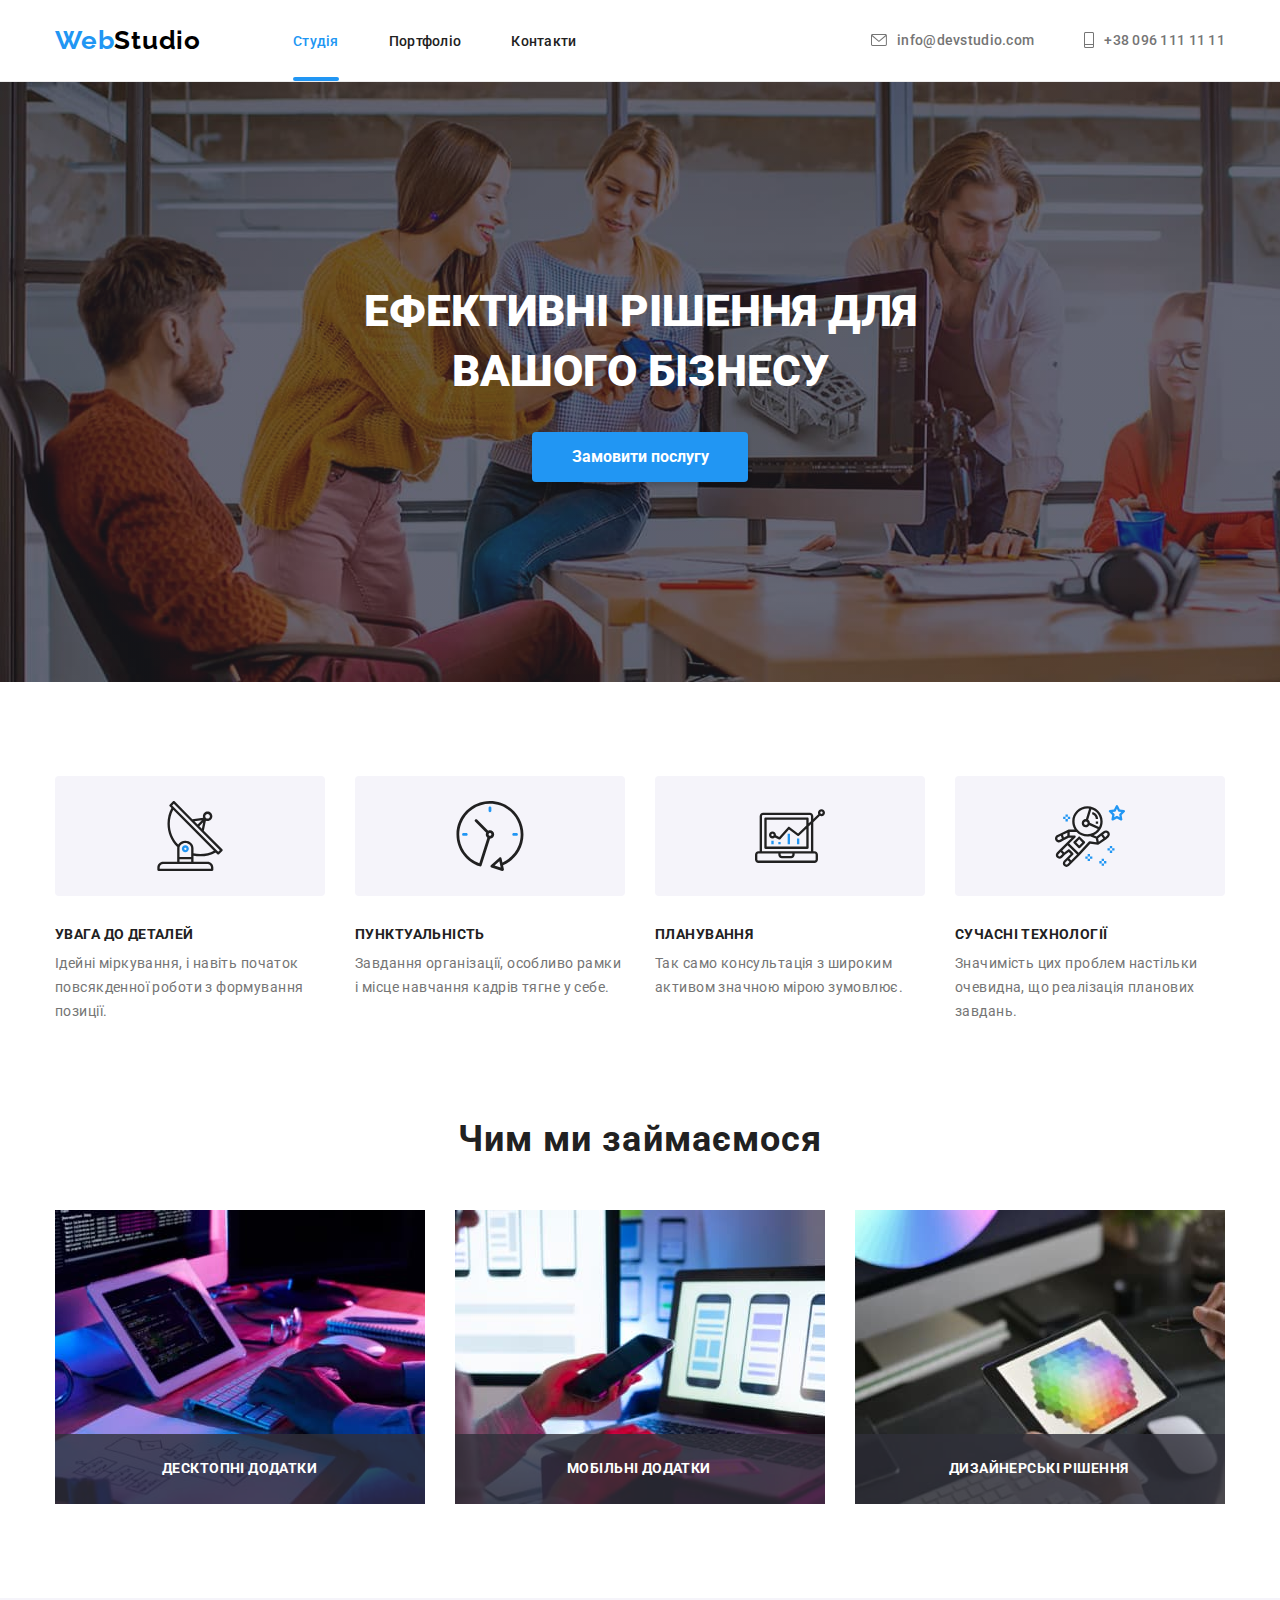
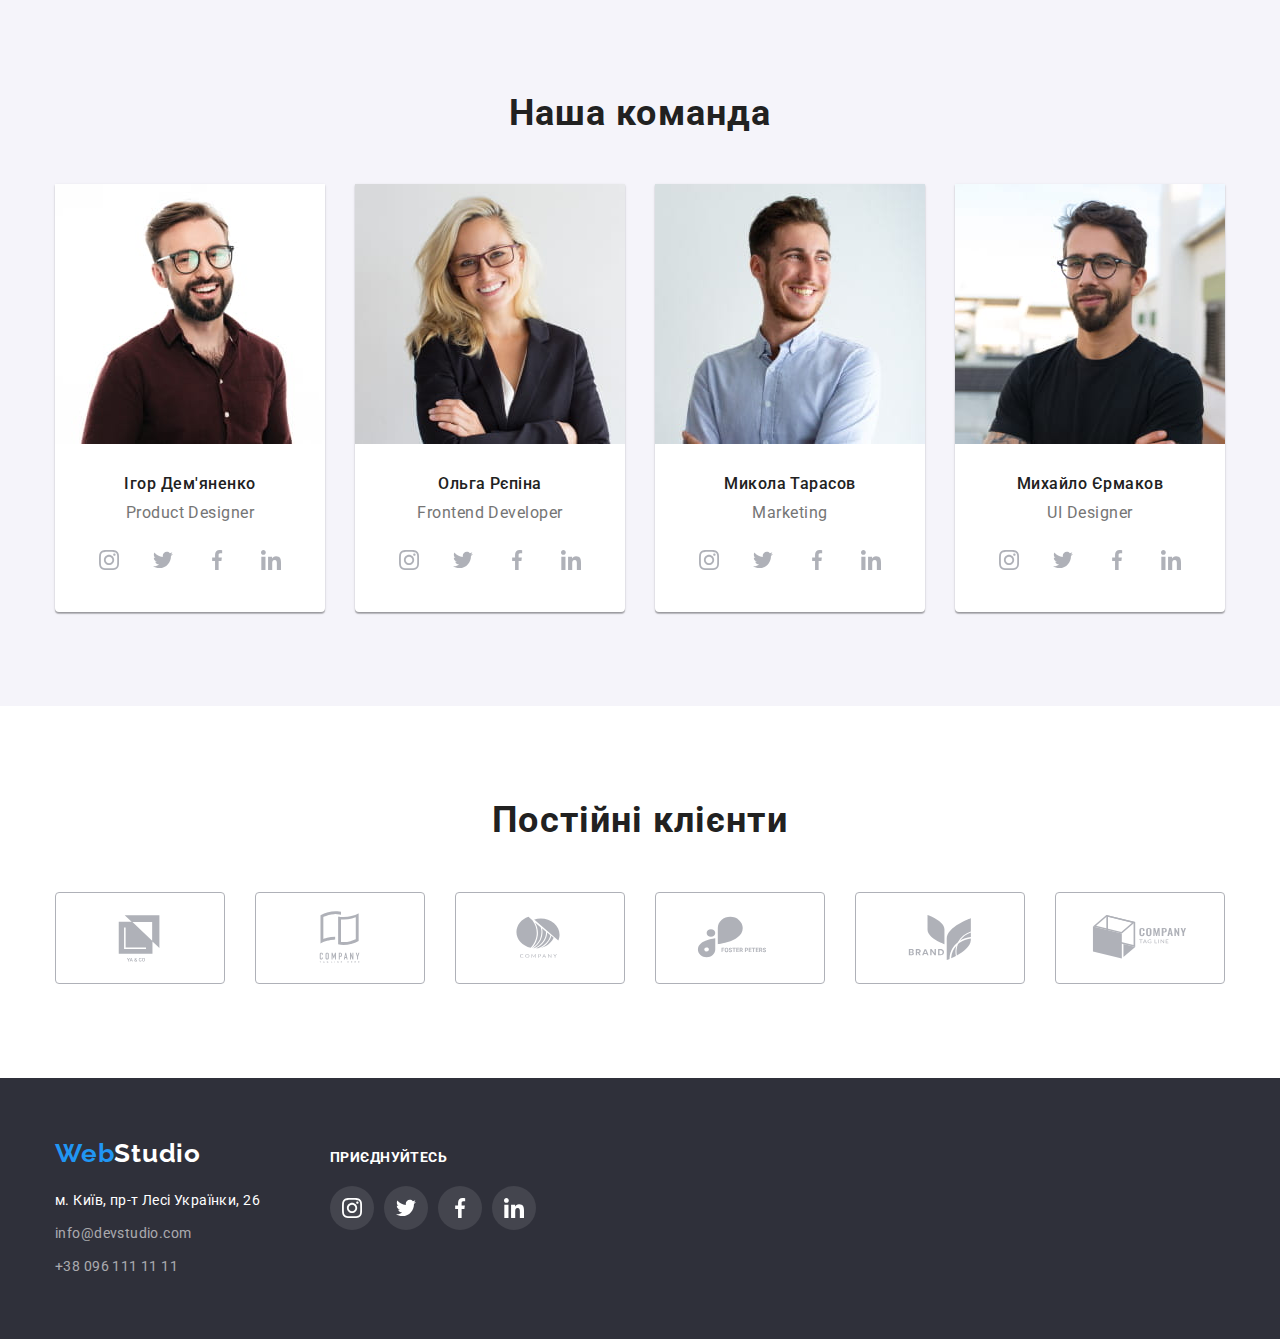
<file: index.html>
<!DOCTYPE html>
<html lang="uk">
  <head>
    <meta charset="UTF-8" />
    <meta http-equiv="X-UA-Compatible" content="IE=edge" />
    <meta name="viewport" content="width=device-width, initial-scale=1.0" />
    <link rel="preconnect" href="https://fonts.googleapis.com" />
    <link rel="preconnect" href="https://fonts.gstatic.com" crossorigin />
    <link
      href="https://fonts.googleapis.com/css2?family=Raleway:wght@700&family=Roboto:wght@400;500;700;900&display=swap"
      rel="stylesheet"
    />
    <link
      rel="stylesheet"
      href="https://cdnjs.cloudflare.com/ajax/libs/modern-normalize/1.1.0/modern-normalize.min.css
    "
    />
    <link rel="stylesheet" href="./css/styles.css" />
    <title>Студія</title>
  </head>
  <body>
    <header class="header">
      <div class="container header-container">
        <a href="./index.html" class="logo">
          Web<span class="logo-black">Studio</span></a
        >
        <nav class="site-nav">
          <ul class="site-nav-list">
            <li class="site-nav-item">
              <a class="link-current" href="">Студія</a>
            </li>
            <li class="site-nav-item">
              <a class="link" href="./portfolio.html">Портфоліо</a>
            </li>
            <li class="site-nav-item">
              <a class="link" href="#">Контакти</a>
            </li>
          </ul>
        </nav>
        <ul class="site-contacts-list">
          <li class="site-contacts-item">
            <a href="mailto:info@devstudio.com" class="mail">
              <svg class="header-icons" width="16" height="12">
                <use href="./images/icons.svg#icon-envelope"></use>
              </svg>
              info@devstudio.com</a
            >
          </li>
          <li>
            <a href="tel:+380961111111" class="phone">
              <svg class="header-icons" width="10" height="16">
                <use href="./images/icons.svg#icon-phone"></use></svg
              >+38 096 111 11 11</a
            >
          </li>
        </ul>
      </div>
    </header>
    <main>
      <section class="hero overlay-hero">
        <div class="container">
          <h1 class="hero-title">
            Ефективні рішення для <br />
            вашого бізнесу
          </h1>
          <button type="button" class="hero-button" data-modal-open>Замовити послугу</button>
        </div>
      </section>
      <section class="features">
        <div class="container">
          <h2 class="features-title">Особливості</h2>
          <ul class="features-list">
            <li class="features-item">
              <div class="icons-box">
                <svg class="features-icons">
                  <use href="./images/icons.svg#icon-antenna"></use>
                </svg>
              </div>
              <h3 class="features-subtitle">УВАГА ДО ДЕТАЛЕЙ</h3>
              <p class="features-text">
                Ідейні міркування, i навіть початок повсякденної роботи з
                формування позиції.
              </p>
            </li>
            <li class="features-item">
              <div class="icons-box">
                <svg class="features-icons">
                  <use href="./images/icons.svg#icon-clock"></use>
                </svg>
              </div>
              <h3 class="features-subtitle">ПУНКТУАЛЬНІСТЬ</h3>
              <p class="features-text">
                Завдання організації, особливо рамки i місце навчання кадрів
                тягне y ceбe.
              </p>
            </li>
            <li class="features-item">
              <div class="icons-box">
                <svg class="features-icons">
                  <use href="./images/icons.svg#icon-diagram"></use>
                </svg>
              </div>
              <h3 class="features-subtitle">ПЛАНУВАННЯ</h3>
              <p class="features-text">
                Так само консультація з широким активом значною мірою зумовлює.
              </p>
            </li>
            <li class="features-item">
              <div class="icons-box">
                <svg class="features-icons">
                  <use href="./images/icons.svg#icon-astronaut"></use>
                </svg>
              </div>
              <h3 class="features-subtitle">СУЧАСНІ ТЕХНОЛОГІЇ</h3>
              <p class="features-text">
                Значимість цих проблем настільки очевидна, що реалізація
                планових завдань.
              </p>
            </li>
          </ul>
        </div>
      </section>
      <section class="activities">
        <div class="container">
          <h2 class="activities-title">Чим ми займаємося</h2>
          <ul class="activities-list">
            <li class="activities-item">
              <img src="./images/img.jpg" alt="процес розробки" width="370" />
              <p class="activities-text text-one">Десктопні додатки</p>
            </li>
            <li class="activities-item">
              <img
                src="./images/img2.jpg"
                alt="розробка мобільних додатків"
                width="370"
              />
              <p class="activities-text text-two">Мобільні додатки</p>
            </li>
            <li class="activities-item">
              <img src="./images/img3.jpg" alt="розробка дизайну" width="370" />
              <p class="activities-text text-three">Дизайнерські рішення</p>
            </li>
          </ul>
        </div>
      </section>
      <section class="team">
        <div class="container">
          <h2 class="team-title">Наша команда</h2>
          <ul class="team-list">
            <li class="team-item">
              <img
                class="team-img"
                src="./images/imgi.jpg"
                alt="Зображення Ігоря Дем'яненко Product Designer"
                width="270"
              />
              <div class="team-text-wrapper">
                <h3 class="team-subtitle">Ігор Дем'яненко</h3>
                <p class="team-text">Product Designer</p>
                <ul class="team-soc-list">
                  <li class="team-soc-item">
                    <a class="team-soc-link" href="">
                      <svg class="soc-icons" width="20" height="20">
                        <use href="./images/icons.svg#icon-instagram"></use>
                      </svg>
                    </a>
                  </li>
                  <li class="team-soc-item">
                    <a class="team-soc-link" href="">
                      <svg class="soc-icons" width="20" height="20">
                        <use href="./images/icons.svg#icon-twitter"></use>
                      </svg>
                    </a>
                  </li>
                  <li class="team-soc-item">
                    <a class="team-soc-link" href="">
                      <svg class="soc-icons" width="20" height="20">
                        <use href="./images/icons.svg#icon-facebook"></use>
                      </svg>
                    </a>
                  </li>
                  <li class="team-soc-item">
                    <a class="team-soc-link" href="">
                      <svg class="soc-icons" width="20" height="20">
                        <use href="./images/icons.svg#icon-linkedin"></use>
                      </svg>
                    </a>
                  </li>
                </ul>
              </div>
            </li>

            <li class="team-item">
              <img
                class="team-img"
                src="./images/imgo.jpg"
                alt="Зображення Ольги Рєпіної Frontend Developer"
                width="270"
              />
              <div class="team-text-wrapper">
                <h3 class="team-subtitle">Ольга Рєпіна</h3>
                <p class="team-text">Frontend Developer</p>
                <ul class="team-soc-list">
                  <li class="team-soc-item">
                    <a class="team-soc-link" href="">
                      <svg class="soc-icons" width="20" height="20">
                        <use href="./images/icons.svg#icon-instagram"></use>
                      </svg>
                    </a>
                  </li>
                  <li class="team-soc-item">
                    <a class="team-soc-link" href="">
                      <svg class="soc-icons" width="20" height="20">
                        <use href="./images/icons.svg#icon-twitter"></use>
                      </svg>
                    </a>
                  </li>
                  <li class="team-soc-item">
                    <a class="team-soc-link" href="">
                      <svg class="soc-icons" width="20" height="20">
                        <use href="./images/icons.svg#icon-facebook"></use>
                      </svg>
                    </a>
                  </li>
                  <li class="team-soc-item">
                    <a class="team-soc-link" href="">
                      <svg class="soc-icons" width="20" height="20">
                        <use href="./images/icons.svg#icon-linkedin"></use>
                      </svg>
                    </a>
                  </li>
                </ul>
              </div>
            </li>
            <li class="team-item">
              <img
                class="team-img"
                src="./images/imgm.jpg"
                alt="Зображення Миколи Тарасова Marketing"
                width="270"
              />
              <div class="team-text-wrapper">
                <h3 class="team-subtitle">Микола Тарасов</h3>
                <p class="team-text">Marketing</p>
                <ul class="team-soc-list">
                  <li class="team-soc-item">
                    <a class="team-soc-link" href="">
                      <svg class="soc-icons" width="20" height="20">
                        <use href="./images/icons.svg#icon-instagram"></use>
                      </svg>
                    </a>
                  </li>
                  <li class="team-soc-item">
                    <a class="team-soc-link" href="">
                      <svg class="soc-icons" width="20" height="20">
                        <use href="./images/icons.svg#icon-twitter"></use>
                      </svg>
                    </a>
                  </li>
                  <li class="team-soc-item">
                    <a class="team-soc-link" href="">
                      <svg class="soc-icons" width="20" height="20">
                        <use href="./images/icons.svg#icon-facebook"></use>
                      </svg>
                    </a>
                  </li>
                  <li class="team-soc-item">
                    <a class="team-soc-link" href="">
                      <svg class="soc-icons" width="20" height="20">
                        <use href="./images/icons.svg#icon-linkedin"></use>
                      </svg>
                    </a>
                  </li>
                </ul>
              </div>
              
            </li>
            <li class="team-item">
              <img
                class="team-img"
                src="./images/imgme.jpg"
                alt="Зображення Михайла Єрмакова UI Designer"
                width="270"
              />
              <div class="team-text-wrapper">
                <h3 class="team-subtitle">Михайло Єрмаков</h3>
                <p class="team-text">UI Designer</p>
                <ul class="team-soc-list">
                  <li class="team-soc-item">
                    <a class="team-soc-link" href="">
                      <svg class="soc-icons" width="20" height="20">
                        <use href="./images/icons.svg#icon-instagram"></use>
                      </svg>
                    </a>
                  </li>
                  <li class="team-soc-item">
                    <a class="team-soc-link" href="">
                      <svg class="soc-icons" width="20" height="20">
                        <use href="./images/icons.svg#icon-twitter"></use>
                      </svg>
                    </a>
                  </li>
                  <li class="team-soc-item">
                    <a class="team-soc-link" href="">
                      <svg class="soc-icons" width="20" height="20">
                        <use href="./images/icons.svg#icon-facebook"></use>
                      </svg>
                    </a>
                  </li>
                  <li class="team-soc-item">
                    <a class="team-soc-link" href="">
                      <svg class="soc-icons" width="20" height="20">
                        <use href="./images/icons.svg#icon-linkedin"></use>
                      </svg>
                    </a>
                  </li>
                </ul>
              </li>
            </ul>
              </div>
            
        </div>
      </section>
      <section class="regular-customers">
        <div class="container">
          <h2 class="customers-title">Постійні клієнти</h2>
          <ul class="customers-list">
            <li class="customers-item">
              <a class="customers-link" href="">
                <svg class="customers-icons" width="106" height="60">
                  <use href="./images/icons.svg#icon-Ya"></use>
                </svg>
              </a>
            </li>
            <li class="customers-item">
              <a class="customers-link" href="">
                <svg class="customers-icons" width="106" height="60">
                  <use href="./images/icons.svg#icon-company"></use></svg
              ></a>
            </li>
            <li class="customers-item">
              <a class="customers-link" href="">
                <svg class="customers-icons" width="106" height="60">
                  <use href="./images/icons.svg#icon-com"></use></svg
              ></a>
            </li>
            <li class="customers-item">
              <a class="customers-link" href="">
                <svg class="customers-icons" width="106" height="60">
                  <use href="./images/icons.svg#icon-foster"></use></svg
              ></a>
            </li>
            <li class="customers-item">
              <a class="customers-link" href="">
                <svg class="customers-icons" width="106" height="60">
                  <use href="./images/icons.svg#icon-brand"></use></svg
              ></a>
            </li>
            <li class="customers-item">
              <a class="customers-link" href="">
                <svg class="customers-icons" width="106" height="60">
                  <use href="./images/icons.svg#icon-tag"></use></svg
              ></a>
            </li>
          </ul>
        </div>
      </section>
    </main>
    <footer class="footer">
      <div class="container footer-box">
        <div class="footer-address">
          <a href="#" class="logo-footer">
            Web<span class="logo-white">Studio</span>
          </a>
          <address class="address">
            <ul class="addres-list">
              <li class="address-item">
                <a
                  class="map-navigation"
                  href="https://goo.gl/maps/qJkLGdFSGxie5VtJ8"
                  target="_blank"
                  rel="nooopener noreferrer"
                >
                  <span class="adr-text"
                    >м. Київ, пр-т Лесі Українки, 26</span
                  ></a
                >
              </li>
              <li class="address-item">
                <a class="mail-footer" href="mailto:info@devstudio.com"
                  >info@devstudio.com</a
                >
              </li>
              <li class="address-item">
                <a class="phone-footer" href="tel:+380961111111"
                  >+38 096 111 11 11</a
                >
              </li>
            </ul>
          </address>
        </div>
        <div class="footer-soc-box">
          <p class="soc-footer-text">приєднуйтесь</p>
          <ul class="soc-footer-list">
            <li class="soc-footer-item">
              <a class="soc-footer-link" href="">
                <svg class="soc-icons-footer" width="20" height="20">
                  <use href="./images/icons.svg#icon-instagram"></use></svg
              ></a>
            </li>
            <li class="soc-footer-item">
              <a class="soc-footer-link" href="">
                <svg class="soc-icons-footer" width="20" height="20">
                  <use href="./images/icons.svg#icon-twitter"></use></svg
              ></a>
            </li>
            <li class="soc-footer-item">
              <a class="soc-footer-link" href=""
                ><svg class="soc-icons-footer" width="20" height="20">
                  <use href="./images/icons.svg#icon-facebook"></use></svg
              ></a>
            </li>
            <li class="soc-footer-item">
              <a class="soc-footer-link" href=""
                ><svg class="soc-icons-footer" width="20" height="20">
                  <use href="./images/icons.svg#icon-linkedin"></use></svg
              ></a>
            </li>
          </ul>
        </div>
      </div>
    </footer>
    <div class="backdrop is-hidden" data-modal>
      <div class="modal">
        <button class="modal-close" type="button" data-modal-close>
          <svg class="modal-icons" width="11" height="11">
            <use href="./images/icons.svg#icon-close-btn"  ></use>

          </svg>
        </button>
      </div>
    </div>
    <script src="./js/modal.js"></script>
  </body>
</html>
</file>
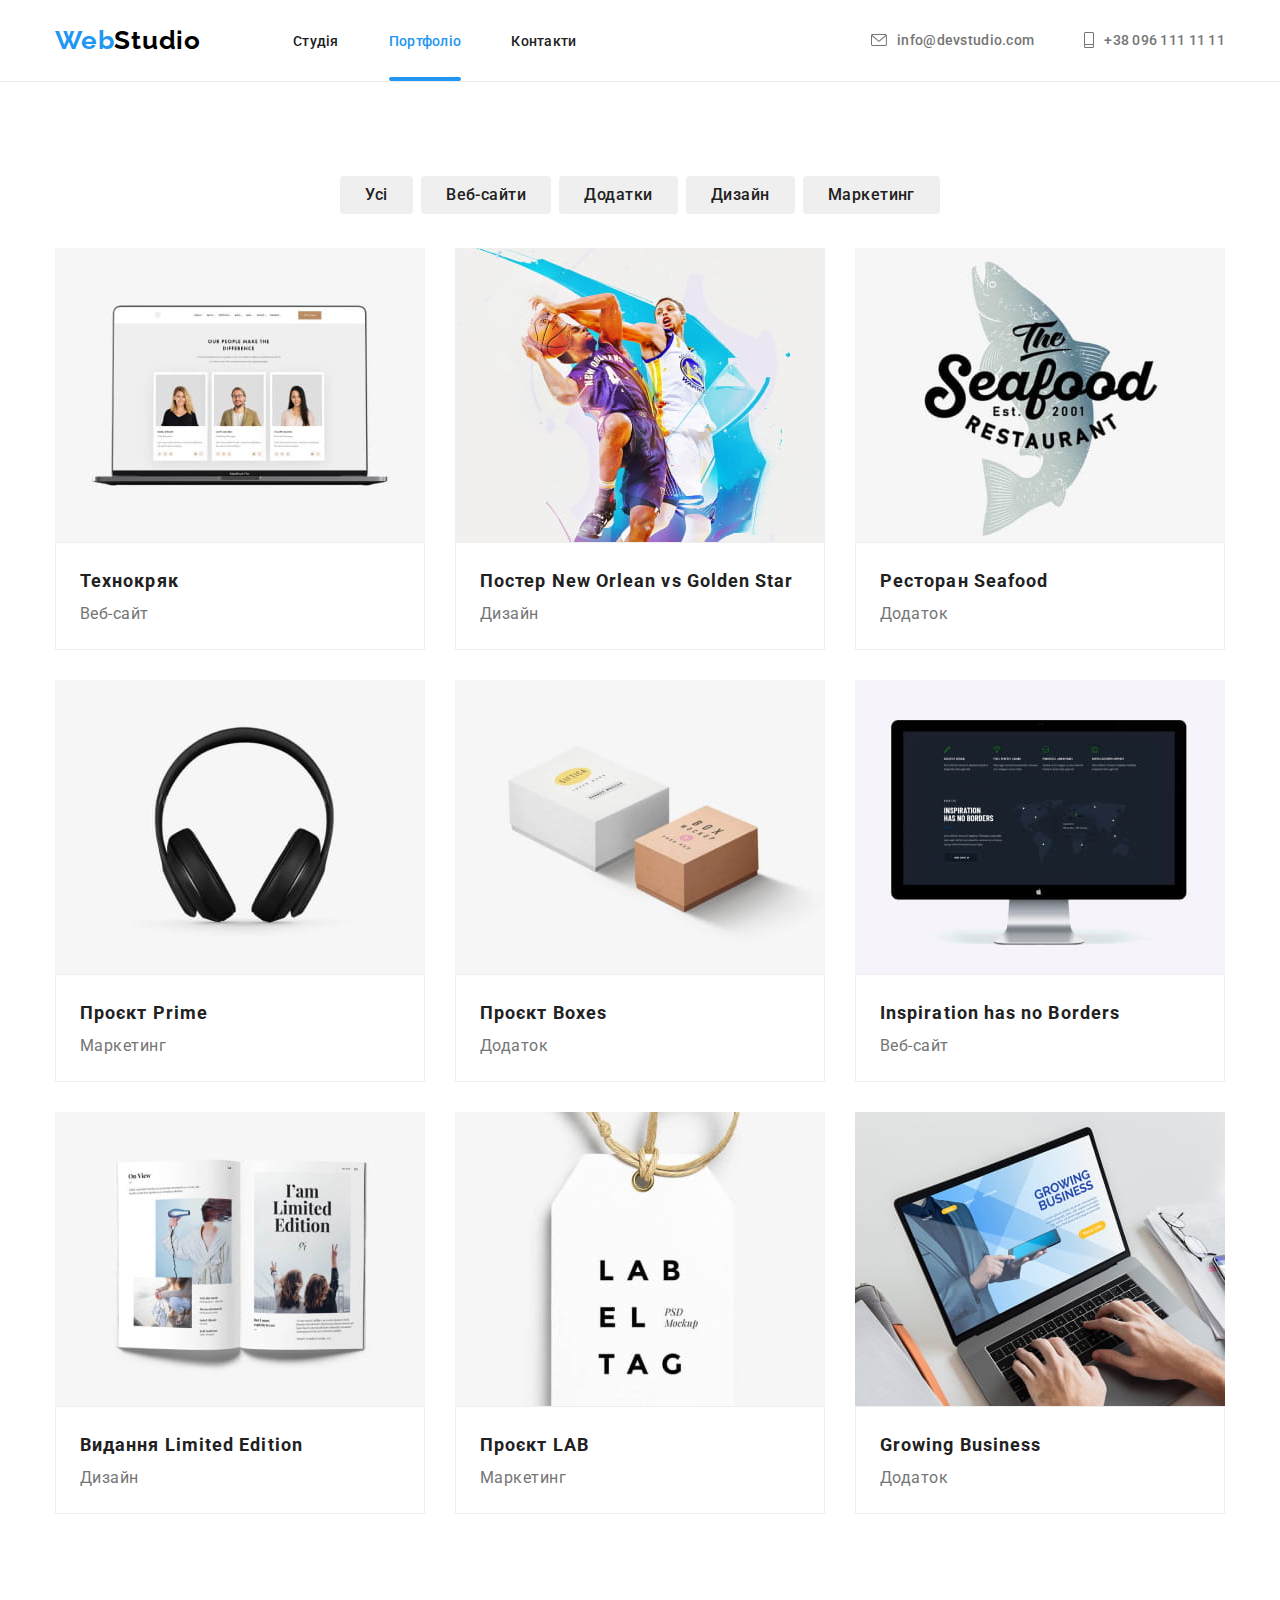
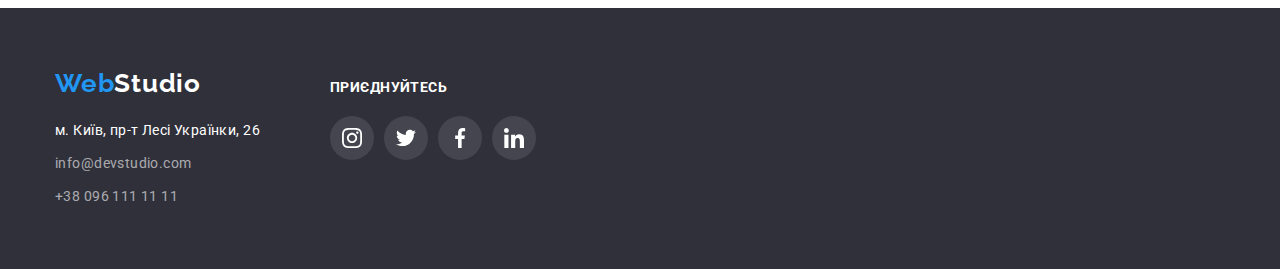
<file: portfolio.html>
<!DOCTYPE html>
<html lang="uk">
  <head>
    <meta charset="UTF-8" />
    <meta http-equiv="X-UA-Compatible" content="IE=edge" />
    <meta name="viewport" content="width=device-width, initial-scale=1.0" />
    <link rel="preconnect" href="https://fonts.googleapis.com" />
    <link rel="preconnect" href="https://fonts.gstatic.com" crossorigin />
    <link
      href="https://fonts.googleapis.com/css2?family=Raleway:wght@700&family=Roboto:wght@400;500;700;900&display=swap"
      rel="stylesheet"
    />
    <link
      rel="stylesheet"
      href="https://cdnjs.cloudflare.com/ajax/libs/modern-normalize/1.1.0/modern-normalize.min.css
    "
    />
    <link rel="stylesheet" href="./css/styles.css" />
    <title>Студія</title>
  </head>
  <body>
    <header class="header">
      <div class="container header-container">
        <a href="./index.html" class="logo">
          Web<span class="logo-black">Studio</span></a
        >
        <nav class="site-nav">
          <ul class="site-nav-list">
            <li class="site-nav-item">
              <a class="link" href="./index.html">Студія</a>
            </li>
            <li class="site-nav-item">
              <a class="link-current" href="">Портфоліо</a>
            </li>
            <li class="site-nav-item">
              <a class="link" href="#">Контакти</a>
            </li>
          </ul>
        </nav>
        <ul class="site-contacts-list">
          <li class="site-contacts-item">
            <a href="mailto:info@devstudio.com" class="mail">
              <svg class="header-icons" width="16" height="12">
                <use href="./images/icons.svg#icon-envelope"></use>
              </svg>
              info@devstudio.com</a
            >
          </li>
          <li>
            <a href="tel:+380961111111" class="phone">
              <svg class="header-icons" width="10" height="16">
                <use href="./images/icons.svg#icon-phone"></use></svg
              >+38 096 111 11 11</a
            >
          </li>
        </ul>
      </div>
    </header>
    <main>
      <section class="main-portfolio">
        <div class="container">
          <h1 class="portfolio-title">Портфоліо</h1>
          <ul class="portfolio-btn-list">
            <li class="portfolio-item">
              <button type="button" class="portfolio-btn">Усі</button>
            </li>
            <li class="portfolio-item">
              <button type="button" class="portfolio-btn">Веб-сайти</button>
            </li>
            <li class="portfolio-item">
              <button type="button" class="portfolio-btn">Додатки</button>
            </li>
            <li class="portfolio-item">
              <button type="button" class="portfolio-btn">Дизайн</button>
            </li>
            <li class="portfolio-item">
              <button type="button" class="portfolio-btn">Маркетинг</button>
            </li>
          </ul>
          <ul class="examples-list">
            <li class="examples-list-item">
              <a class="examples-link" href="#">
                <div class="examples-thumb">
                  <img
                    src="./images/techno.jpg"
                    alt="Приклад вебсайту"
                    width="370"
                    height="294"
                  />
                  <p class="examples-text-overlay">
                    Ресурс пропонує комплексні пропозиції з різним рівнем
                    функціоналу та сервісів. Все це дозволить відвідувачу
                    отримати вичерпні відомості про компанію чи приватну особу.
                  </p>
                </div>
                <div class="portfolio-wrapper">
                  <h2 class="examples-subtitle">Технокряк</h2>
                  <p class="examples-text">Веб-сайт</p>
                </div>
              </a>
            </li>
            <li class="examples-list-item">
              <a class="examples-link" href="#"
                ><div class="examples-thumb">
                  <img
                    src="./images/imgno.jpg"
                    alt="Дизайн постера"
                    width="370"
                    height="294"
                  />
                  <p class="examples-text-overlay">
                    Lorem ipsum dolor sit amet, consectetur adipisicing elit. Ut
                    dicta voluptas magnam esse ullam recusandae consequatur
                    rerum, facilis, sequi vero quis placeat, voluptatibus non
                    aperiam sint et dignissimos natus saepe?
                  </p>
                </div>
                <div class="portfolio-wrapper">
                  <h2 class="examples-subtitle">
                    Постер New Orlean vs Golden Star
                  </h2>
                  <p class="examples-text">Дизайн</p>
                </div>
              </a>
            </li>
            <li class="examples-list-item">
              <a class="examples-link" href="#"
                ><div class="examples-thumb">
                  <img
                    src="./images/imgseafood.jpg"
                    alt="Зразок додатка"
                    width="370"
                    height="294"
                  />
                  <p class="examples-text-overlay">
                    Lorem ipsum dolor sit amet, consectetur adipisicing elit. Ut
                    dicta voluptas magnam esse ullam recusandae consequatur
                    rerum, facilis, sequi vero quis placeat, voluptatibus non
                    aperiam sint et dignissimos natus saepe?
                  </p>
                </div>
                <div class="portfolio-wrapper">
                  <h2 class="examples-subtitle">Ресторан Seafood</h2>
                  <p class="examples-text">Додаток</p>
                </div>
              </a>
            </li>
            <li class="examples-list-item">
              <a class="examples-link" href="#"
                ><div class="examples-thumb">
                  <img
                    src="./images/imgprime.jpg"
                    alt="Маркетинг"
                    width="370"
                    height="294"
                  />
                  <p class="examples-text-overlay">
                    Lorem ipsum dolor sit amet, consectetur adipisicing elit. Ut
                    dicta voluptas magnam esse ullam recusandae consequatur
                    rerum, facilis, sequi vero quis placeat, voluptatibus non
                    aperiam sint et dignissimos natus saepe?
                  </p>
                </div>
                <div class="portfolio-wrapper">
                  <h2 class="examples-subtitle">Проєкт Prime</h2>
                  <p class="examples-text">Маркетинг</p>
                </div>
              </a>
            </li>
            <li class="examples-list-item">
              <a class="examples-link" href="#"
                ><div class="examples-thumb">
                  <img
                    src="./images/imgboxes.jpg"
                    alt="Зразок додатка"
                    width="370"
                    height="294"
                  />
                  <p class="examples-text-overlay">
                    Lorem ipsum dolor sit amet, consectetur adipisicing elit. Ut
                    dicta voluptas magnam esse ullam recusandae consequatur
                    rerum, facilis, sequi vero quis placeat, voluptatibus non
                    aperiam sint et dignissimos natus saepe?
                  </p>
                </div>
                <div class="portfolio-wrapper">
                  <h2 class="examples-subtitle">Проєкт Boxes</h2>
                  <p class="examples-text">Додаток</p>
                </div>
              </a>
            </li>
            <li class="examples-list-item">
              <a class="examples-link" href="#"
                ><div class="examples-thumb">
                  <img
                    src="./images/imginspiration.jpg"
                    alt="Зразок веб-сайту"
                    width="370"
                    height="294"
                  />
                  <p class="examples-text-overlay">
                    Lorem ipsum dolor sit amet, consectetur adipisicing elit. Ut
                    dicta voluptas magnam esse ullam recusandae consequatur
                    rerum, facilis, sequi vero quis placeat, voluptatibus non
                    aperiam sint et dignissimos natus saepe?
                  </p>
                </div>
                <div class="portfolio-wrapper">
                  <h2 class="examples-subtitle">Inspiration has no Borders</h2>
                  <p class="examples-text">Веб-сайт</p>
                </div></a
              >
            </li>
            <li class="examples-list-item">
              <a class="examples-link" href="#"
                ><div class="examples-thumb">
                  <img
                    src="./images/imglimited.jpg"
                    alt="Приклад дтзайну"
                    width="370"
                    height="294"
                  />
                  <p class="examples-text-overlay">
                    Lorem ipsum dolor sit amet, consectetur adipisicing elit. Ut
                    dicta voluptas magnam esse ullam recusandae consequatur
                    rerum, facilis, sequi vero quis placeat, voluptatibus non
                    aperiam sint et dignissimos natus saepe?
                  </p>
                </div>
                <div class="portfolio-wrapper">
                  <h2 class="examples-subtitle">Видання Limited Edition</h2>
                  <p class="examples-text">Дизайн</p>
                </div></a
              >
            </li>
            <li class="examples-list-item">
              <a class="examples-link" href="#"
                ><div class="examples-thumb">
                  <img
                    src="./images/imglab.jpg"
                    alt="Зразок маркетингу"
                    width="370"
                    height="294"
                  />
                  <p class="examples-text-overlay">
                    Lorem ipsum dolor sit amet, consectetur adipisicing elit. Ut
                    dicta voluptas magnam esse ullam recusandae consequatur
                    rerum, facilis, sequi vero quis placeat, voluptatibus non
                    aperiam sint et dignissimos natus saepe?
                  </p>
                </div>
                <div class="portfolio-wrapper">
                  <h2 class="examples-subtitle">Проєкт LAB</h2>
                  <p class="examples-text">Маркетинг</p>
                </div></a
              >
            </li>
            <li class="examples-list-item">
              <a class="examples-link" href="#"
                ><div class="examples-thumb">
                  <img
                    src="./images/imggrowing.jpg"
                    alt="Зразок додатку"
                    width="370"
                    height="294"
                  />
                  <p class="examples-text-overlay">
                    Lorem ipsum dolor sit amet, consectetur adipisicing elit. Ut
                    dicta voluptas magnam esse ullam recusandae consequatur
                    rerum, facilis, sequi vero quis placeat, voluptatibus non
                    aperiam sint et dignissimos natus saepe?
                  </p>
                </div>
                <div class="portfolio-wrapper">
                  <h2 class="examples-subtitle">Growing Business</h2>
                  <p class="examples-text">Додаток</p>
                </div></a
              >
            </li>
          </ul>
        </div>
      </section>
    </main>
    <footer class="footer">
      <div class="container footer-box">
        <div class="footer-address">
          <a href="#" class="logo-footer">
            Web<span class="logo-white">Studio</span>
          </a>
          <address class="address">
            <ul class="addres-list">
              <li class="address-item">
                <a
                  class="map-navigation"
                  href="https://goo.gl/maps/qJkLGdFSGxie5VtJ8"
                  target="_blank"
                  rel="nooopener noreferrer"
                >
                  <span class="adr-text"
                    >м. Київ, пр-т Лесі Українки, 26</span
                  ></a
                >
              </li>
              <li class="address-item">
                <a class="mail-footer" href="mailto:info@devstudio.com"
                  >info@devstudio.com</a
                >
              </li>
              <li class="address-item">
                <a class="phone-footer" href="tel:+380961111111"
                  >+38 096 111 11 11</a
                >
              </li>
            </ul>
          </address>
        </div>
        <div class="footer-soc-box">
          <p class="soc-footer-text">приєднуйтесь</p>
          <ul class="soc-footer-list">
            <li class="soc-footer-item">
              <a class="soc-footer-link" href="">
                <svg class="soc-icons-footer" width="20" height="20">
                  <use href="./images/icons.svg#icon-instagram"></use></svg
              ></a>
            </li>
            <li class="soc-footer-item">
              <a class="soc-footer-link" href="">
                <svg class="soc-icons-footer" width="20" height="20">
                  <use href="./images/icons.svg#icon-twitter"></use></svg
              ></a>
            </li>
            <li class="soc-footer-item">
              <a class="soc-footer-link" href=""
                ><svg class="soc-icons-footer" width="20" height="20">
                  <use href="./images/icons.svg#icon-facebook"></use></svg
              ></a>
            </li>
            <li class="soc-footer-item">
              <a class="soc-footer-link" href=""
                ><svg class="soc-icons-footer" width="20" height="20">
                  <use href="./images/icons.svg#icon-linkedin"></use></svg
              ></a>
            </li>
          </ul>
        </div>
      </div>
    </footer>
  </body>
</html>
</file>
<file: css/styles.css>
:root {
  --primary-text-color: #757575;
  --secondary-text-color: #212121;
  --white-color: #ffffff;
  --blue-color: #2196f3;
  --footer-text-colors: rgba(255, 255, 255, 0.6);
  --background-color-hero-footer: #2f303a;
  --main-background-color: #ffffff;
  --backgrount-color-team: #f5f4fa;
  --backgrount-btn-active: #188ce8;
  --border-header: #ececec;
  --border-portfolio-pictures: #eeeeee;
  --link-icons-color: #afb1b8;
  --footer-background-icons: rgba(255, 255, 255, 0.1);
  --transition-timing-function: cubic-bezier(0.4, 0, 0.2, 1);
}
/* -----------------BODY------------------------- */
h1,
h2,
h3,
h4,
h5,
h6,
p {
  margin: 0;
}
ul {
  list-style: none;
  margin: 0;
  padding: 0;
}

body {
  font-family: "Roboto", sans-serif;
  color: var(--primary-text-color);
  background-color: var(--main-background-color);
}
li {
  list-style-type: none;
}
img {
  display: block;
  max-width: 100%;
  height: auto;
}
.container {
  width: 1200px;
  margin: 0 auto;
  padding-left: 15px;
  padding-right: 15px;
}
/* -----------------HEADER--------------------------- */
.header {
  background-color: var(--white-color);
  border-bottom: 1px solid var(--border-header);
}
.container.header-container {
  display: flex;
  align-items: center;
}
.site-nav {
  margin-right: auto;
}
.site-nav-list {
  display: flex;
  gap: 50px;
  text-align: center;
}
.site-contacts-list {
  display: flex;
  gap: 50px;
  margin-left: auto;
}
.logo {
  color: var(--blue-color);
  padding-top: 25px;
  padding-bottom: 25px;
  margin-right: 92px;

  font-family: "Raleway", sans-serif;
  font-weight: 700;
  font-size: 26px;
  line-height: 1.1923;
  letter-spacing: 0.03em;
  text-decoration-line: none;
}
.logo-black {
  color: #000000;
}
.link {
  color: var(--secondary-text-color);
  font-weight: 500;
  font-size: 14px;
  line-height: 1.1428;
  letter-spacing: 0.02em;
  text-decoration-line: none;

  transition: color;
  transition-duration: 250ms;
  transition-timing-function: var(--transition-timing-function);
}
.site-nav-item > .link {
  display: block;
  padding-bottom: 32px;
  padding-top: 32px;
}
.site-nav .link:hover,
.site-nav .link:focus {
  color: var(--blue-color);
}

.site-nav .link-current {
  position: relative;

  color: var(--blue-color);
  padding-bottom: 32px;
  padding-top: 32px;
  display: block;

  text-decoration-line: none;
  font-weight: 500;
  font-size: 14px;
  line-height: 1.1428;
  letter-spacing: 0.02em;

  transition: color;
  transition-duration: 250ms;
  transition-timing-function: var(--transition-timing-function);
}
.site-nav .link-current::after {
  position: absolute;
  bottom: -1px;

  content: "";
  display: block;
  width: 100%;
  height: 4px;
  background-color: var(--blue-color);
  border-radius: 2px;
}
.phone,
.mail {
  color: var(--primary-text-color);

  display: flex;
  align-items: center;
  justify-content: center;
  width: 100%;
  height: 100%;
  padding-top: 32px;
  padding-bottom: 32px;

  font-weight: 500;
  font-size: 14px;
  line-height: 1.1428;
  letter-spacing: 0.02em;
  text-decoration-line: none;

  transition: color;
  transition-duration: 250ms;
  transition-timing-function: var(--transition-timing-function);
}
.header-icons {
  fill: currentColor;
  margin-right: 10px;
}
.mail:hover .header-icons,
.mail:focus .header-icons {
  fill: var(--blue-color);
}

.mail:hover {
  color: var(--blue-color);
}
.phone:hover .header-icons,
.phone:focus .header-icons {
  fill: var(--blue-color);
}

.phone:hover {
  color: var(--blue-color);
}

.phone:focus {
  color: var(--blue-color);
}
.mail:focus {
  color: var(--blue-color);
}
/* -----------------------SECTION HERO------------------ */
.hero {
  background-color: var(--background-color-hero-footer);
  text-align: center;
  padding-top: 200px;
  padding-bottom: 200px;
}
.overlay-hero {
  max-width: 1600px;
  margin-left: auto;
  margin-right: auto;
  background-image: linear-gradient(
      rgba(47, 48, 58, 0.4),
      rgba(47, 48, 58, 0.4)
    ),
    url(../images/Imgherobackground.jpg);
  background-size: cover;
}
.hero-title {
  color: var(--white-color);
  margin-bottom: 30px;

  font-family: "Roboto";
  font-weight: 900;
  font-size: 44px;
  text-transform: uppercase;
  line-height: 1.3636;
}
.hero-button {
  color: var(--white-color);
  padding: 10px 32px;
  min-width: 216px;

  font-family: inherit;
  font-weight: 700;
  font-size: 16px;
  line-height: 1.875;
  cursor: pointer;

  background: var(--blue-color);
  box-shadow: 0px 4px 4px rgba(0, 0, 0, 0.15);
  border-radius: 4px;
  border: 0ch;

  transition: background-color;
  transition-duration: 250ms;
  transition-timing-function: var(--transition-timing-function);
}
.hero-button:hover,
.hero-button:focus {
  background-color: var(--backgrount-btn-active);
}
/* ----------------SECTION FEATURES----------------- */
.features {
  padding-top: 94px;
  padding-bottom: 94px;
}
/* visually-hidden */
.features-title {
  position: absolute;
  width: 1px;
  height: 1px;
  margin: -1px;
  border: 0;
  padding: 0;
  white-space: nowrap;
  clip-path: inset(100%);
  clip: rect(0 0 0 0);
  overflow: hidden;
}
.features-list {
  display: flex;
  gap: 30px;
}
.features-item {
  flex-basis: calc((100% - 90px) / 4);
}
.icons-box {
  display: flex;
  align-items: center;
  justify-content: center;
  margin-bottom: 30px;
  width: 270px;
  height: 120px;
  background: var(--backgrount-color-team);

  border-radius: 4px;
}
.features-icons {
  width: 70px;
  height: 70px;
  display: block;
}
.features-subtitle {
  color: var(--secondary-text-color);
  margin-bottom: 10px;

  font-size: 14px;
  line-height: 1.1428;
  letter-spacing: 0.03em;
  text-transform: uppercase;
}
.features-text {
  color: var(--primary-text-color);

  font-size: 14px;
  line-height: 1.7142;
  letter-spacing: 0.03em;
}

/* ------------SECTION ACTIVITIES----------------------- */
.activities {
  padding-bottom: 94px;
}
.activities-title {
  color: var(--secondary-text-color);
  margin-bottom: 50px;

  font-size: 36px;
  line-height: 1.1666;
  text-align: center;
  letter-spacing: 0.03em;
}
.activities-list {
  display: flex;
  gap: 30px;
}
.activities-item {
  flex-basis: calc((100% - 60px) / 3);
  position: relative;
}

.activities-text {
  padding-top: 27px;
  padding-bottom: 27px;
  position: absolute;
  bottom: 0;
  width: 100%;
  font-weight: 700;
  font-size: 14px;
  line-height: 1.14;

  letter-spacing: 0.03em;
  text-transform: uppercase;

  color: var(--white-color);
  background: rgba(47, 48, 58, 0.8);
}
.text-one {
  padding-left: 107px;
  padding-right: 107px;
}
.text-two {
  padding-left: 112px;
  padding-right: 112px;
}
.text-three {
  padding-left: 94px;
  padding-right: 94px;
}
/* -------------SECTION OUR TEAM---------------------------- */
.team {
  background-color: var(--backgrount-color-team);
  padding-top: 94px;
  padding-bottom: 94px;
}
.team-title {
  color: var(--secondary-text-color);

  margin-bottom: 50px;
  font-size: 36px;
  line-height: 1.1666;
  text-align: center;
  letter-spacing: 0.03em;
}
.team-list {
  display: flex;
  gap: 30px;
  margin-left: auto;
  margin-right: auto;
}
.team-item {
  flex-basis: calc((100% - 90px) / 4);
}
.team-text-wrapper {
  padding-bottom: 30px;
  padding-top: 30px;
  padding-right: 32px;
  padding-left: 32px;
}
.team-soc-list {
  display: flex;
  justify-content: center;
  gap: 10px;
}
.team-soc-item {
  width: 44px;
  height: 44px;
}
.team-soc-link {
  width: 100%;
  height: 100%;
  background-color: var(--white-color);
  border-radius: 50%;
  display: flex;
  align-items: center;
  justify-content: center;

  transition: background-color;
  transition-duration: 250ms;
  transition-timing-function: var(--transition-timing-function);
}
.team-soc-link:hover,
.team-soc-link:focus {
  background-color: var(--blue-color);
}
.team-soc-link:hover .soc-icons {
  fill: var(--white-color);
}
.team-soc-link:focus .soc-icons {
  fill: var(--white-color);
}
.soc-icons {
  fill: var(--link-icons-color);
  transition: fill;
  transition-duration: 250ms;
  transition-timing-function: var(--transition-timing-function);
}
.team-item {
  box-shadow: 0px 1px 3px rgba(0, 0, 0, 0.12), 0px 1px 1px rgba(0, 0, 0, 0.14),
    0px 2px 1px rgba(0, 0, 0, 0.2);
  border-radius: 0px 0px 4px 4px;
}
.team-list > .team-item {
  background-color: var(--white-color);
}
.team-subtitle {
  color: var(--secondary-text-color);
  margin-bottom: 10px;

  font-weight: 500;
  font-size: 16px;
  line-height: 1.1875;
  text-align: center;
  letter-spacing: 0.03em;
}
.team-text {
  font-size: 16px;
  line-height: 1.1875;
  text-align: center;
  letter-spacing: 0.03em;
  margin-bottom: 16px;
}
/* ---------------regular-customers-------- */
.regular-customers {
  padding-top: 94px;
  padding-bottom: 94px;
}
.customers-title {
  color: var(--secondary-text-color);

  font-weight: 700;
  font-size: 36px;
  line-height: 1.16;
  text-align: center;
  letter-spacing: 0.03em;
  margin-bottom: 50px;
}
.customers-list {
  display: flex;
  gap: 30px;
}
.customers-item {
  background-color: var(--white-color);
  width: 170px;
  height: 92px;
  border: 1px solid #afb1b8;
  border-radius: 4px;

  transition: border-color;
  transition-duration: 250ms;
  transition-timing-function: var(--transition-timing-function);
}
.customers-item:hover {
  border-color: var(--blue-color);
}

.customers-link {
  color: var(--link-icons-color);
  width: 100%;
  height: 100%;
  display: flex;
  align-items: center;
  justify-content: center;

  transition: color;
  transition-duration: 250ms;
  transition-timing-function: var(--transition-timing-function);
}
.customers-link:hover,
.customers-link:focus {
  color: var(--blue-color);
}
.customers-icons {
  fill: currentColor;

  transition: fill;
  transition-duration: 250ms;
  transition-timing-function: var(--transition-timing-function);
}
/* ---------------FOOTER--------------------- */
.footer {
  background-color: var(--background-color-hero-footer);
  padding-top: 60px;
  padding-bottom: 60px;
}
.logo-footer {
  color: var(--blue-color);
  display: block;
  margin-bottom: 20px;

  font-family: "Raleway", sans-serif;
  font-weight: 700;
  font-size: 26px;
  line-height: 1.1923;
  letter-spacing: 0.03em;
  text-decoration-line: none;
}
.logo-white {
  color: var(--white-color);
}
.address {
  font-family: "Roboto";
  font-style: normal;
  font-size: 14px;
  line-height: 1.7142;
  letter-spacing: 0.03em;
}
.adr-text {
  color: var(--white-color);
  display: block;
  margin-bottom: 9px;

  transition: color;
  transition-duration: 250ms;
  transition-timing-function: var(--transition-timing-function);
}
.map-navigation {
  margin-bottom: 9px;
  text-decoration-line: none;
}
.adr-text:hover,
.adr-text:focus {
  color: var(--blue-color);
}
.address-item > .phone-footer {
  color: var(--footer-text-colors);
  text-decoration: none;
}
.address-item > .mail-footer {
  color: var(--footer-text-colors);
  text-decoration-line: none;
}
.mail-footer {
  display: block;
  margin-bottom: 9px;
}

.mail-footer,
.phone-footer {
  transition: color;
  transition-duration: 250ms;
  transition-timing-function: var(--transition-timing-function);
}
.mail-footer:hover {
  color: var(--blue-color);
}
.phone-footer:hover {
  color: var(--blue-color);
}
.footer-box {
  display: flex;
  align-items: baseline;
  justify-content: flex-start;
}
.footer-soc-box {
  margin-left: 70px;
}

.soc-footer-text {
  margin-bottom: 20px;
  color: var(--white-color);
  font-weight: 700;
  font-size: 14px;
  line-height: 1.14;
  letter-spacing: 0.03em;
  text-transform: uppercase;
}
.soc-footer-list {
  display: flex;
  align-items: center;
  justify-content: center;
  gap: 10px;
}
.soc-footer-item {
  height: 44px;
  width: 44px;
}
.soc-footer-link {
  width: 100%;
  height: 100%;
  background-color: var(--footer-background-icons);
  border-radius: 50%;
  display: flex;
  align-items: center;
  justify-content: center;

  transition: color;
  transition-duration: 250ms;
  transition-timing-function: var(--transition-timing-function);
}
.soc-footer-link:hover,
.soc-footer-link:focus {
  background-color: var(--blue-color);
}
.soc-icons-footer {
  fill: var(--white-color);
}
/* --------------PORTFOLIO-------------- */

.main-portfolio {
  background-color: var(--main-background-color);
  padding-top: 94px;
  padding-bottom: 94px;
}
.portfolio-title {
  position: absolute;
  width: 1px;
  height: 1px;
  margin: -1px;
  border: 0;
  padding: 0;
  white-space: nowrap;
  clip-path: inset(100%);
  clip: rect(0 0 0 0);
  overflow: hidden;
}
.portfolio-btn-list {
  display: flex;
  gap: 8px;
  justify-content: center;
  margin-bottom: 34px;
}
.portfolio-btn {
  text-align: center;
  color: var(--secondary-text-color);
  min-width: 73px;
  padding: 6px 25px;
  font-family: inherit;
  font-weight: 500;
  font-size: 16px;
  line-height: 1.625;
  border: 0ch;
  letter-spacing: 0.03em;
  cursor: pointer;
  border-radius: 4px;

  transition: color 250ms var(--transition-timing-function),
    background-color 250ms var(--transition-timing-function),
    box-shadow 250ms var(--transition-timing-function);
}
.portfolio-btn:hover,
.portfolio-btn:focus {
  color: var(--white-color);
  background-color: var(--blue-color);
  box-shadow: 0px 3px 1px rgba(0, 0, 0, 0.1), 0px 1px 2px rgba(0, 0, 0, 0.08),
    0px 2px 2px rgba(0, 0, 0, 0.12);
}

.examples-list {
  display: flex;
  flex-wrap: wrap;
  gap: 30px;
}

.examples-list-item {
  background-color: var(--white-color);
  flex-basis: calc((100% - 60px) / 3);
}
.examples-list-item:hover .examples-text-overlay {
  transform: translateY(0);
}

.examples-subtitle {
  font-size: 18px;
  line-height: 2;
  letter-spacing: 0.06em;
  color: var(--secondary-text-color);
}
.examples-text-overlay {
  position: absolute;
  top: 0;
  padding: 24px 63px;
  height: 100%;
  font-size: 18px;
  line-height: 1.55;

  letter-spacing: 0.03em;

  color: var(--white-color);
  background: rgba(33, 150, 243, 0.9);
  transform: translateY(100%);

  transition: transform;
  transition-duration: 250ms;
  transition-timing-function: var(--transition-timing-function);
}
.examples-thumb {
  position: relative;
  overflow: hidden;
}
.examples-link {
  text-decoration: none;
  display: block;

  transition: box-shadow;
  transition-duration: 250ms;
  transition-timing-function: var(--transition-timing-function);
}
.examples-link:hover {
  box-shadow: 0px 1px 1px rgba(0, 0, 0, 0.12), 0px 4px 4px rgba(0, 0, 0, 0.06),
    1px 4px 6px rgba(0, 0, 0, 0.16);
}
.examples-text {
  color: var(--primary-text-color);
  font-size: 16px;
  line-height: 1.875;
  letter-spacing: 0.03em;
}
.portfolio-wrapper {
  padding: 20px 24px;
  border: 1px solid var(--border-portfolio-pictures);
}
/* --------MODAL----------------- */
.backdrop {
  position: fixed;
  top: 0;
  width: 100%;
  height: 100%;
  background-color: rgba(0, 0, 0, 0.2);

  transition: visibility 250ms var(--transition-timing-function),
    opacity 250ms var(--transition-timing-function);
}
.backdrop.is-hidden .modal {
  transform: translate(-50%, -50%) scale(0);
}
.modal {
  position: absolute;
  width: 528px;
  min-height: 581px;
  background-color: var(--white-color);
  border-radius: 4px;

  transform: translate(-50%, -50%) scale(1);
  transition: transform 250ms var(--transition-timing-function);
  top: 50%;
  left: 50%;
}
.modal-close {
  position: absolute;
  right: 8px;
  top: 8px;
  display: flex;
  justify-content: center;
  align-items: center;
  width: 30px;
  height: 30px;
  border-radius: 50%;

  background: #ffffff;
  border: 1px solid rgba(0, 0, 0, 0.1);
  cursor: pointer;
}
.modal-icons {
  display: block;
}
.is-hidden {
  opacity: 0;
  visibility: hidden;
  pointer-events: none;
}
</file>
